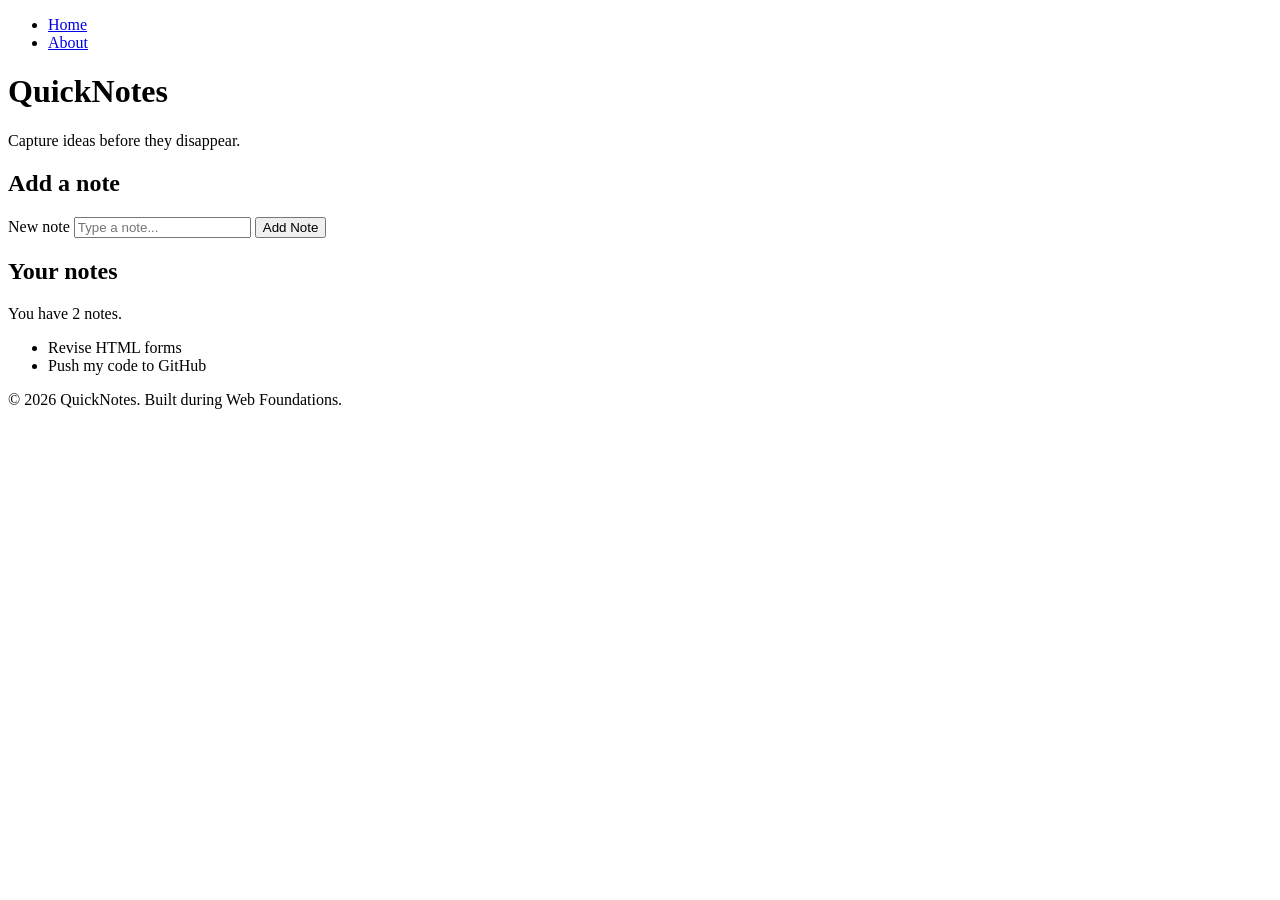
<file: day1/index.html>
<!DOCTYPE html>
<html lang="en">
  <head>
    <meta charset="UTF-8" />
    <meta name="viewport" content="width=device-width, initial-scale=1.0" />
    <title>QuickNotes</title>
  </head>
  <body>
    <header>
        <nav>
            <ul>
            <li><a href="index.html">Home</a></li>
            <li><a href="about.html">About</a></li>
            </ul>
        </nav>
      <h1>QuickNotes</h1>
      <p>Capture ideas before they disappear.</p>
    </header>
 
    <main>
      <section>
        <h2>Add a note</h2>
        <form id="note-form">
          <label for="note-input">New note</label>
          <input type="text" id="note-input" placeholder="Type a note..." />
          <button type="submit">Add Note</button>
        </form>
      </section>
 
      <section>
        <h2>Your notes</h2>
        <p id="note-count">You have 2 notes.</p>
        <ul id="notes-list">
          <li>Revise HTML forms</li>
          <li>Push my code to GitHub</li>
        </ul>
      </section>
    </main>
 
    <footer>
      <p>&copy; 2026 QuickNotes. Built during Web Foundations.</p>
    </footer>
  </body>
</html>
</file>
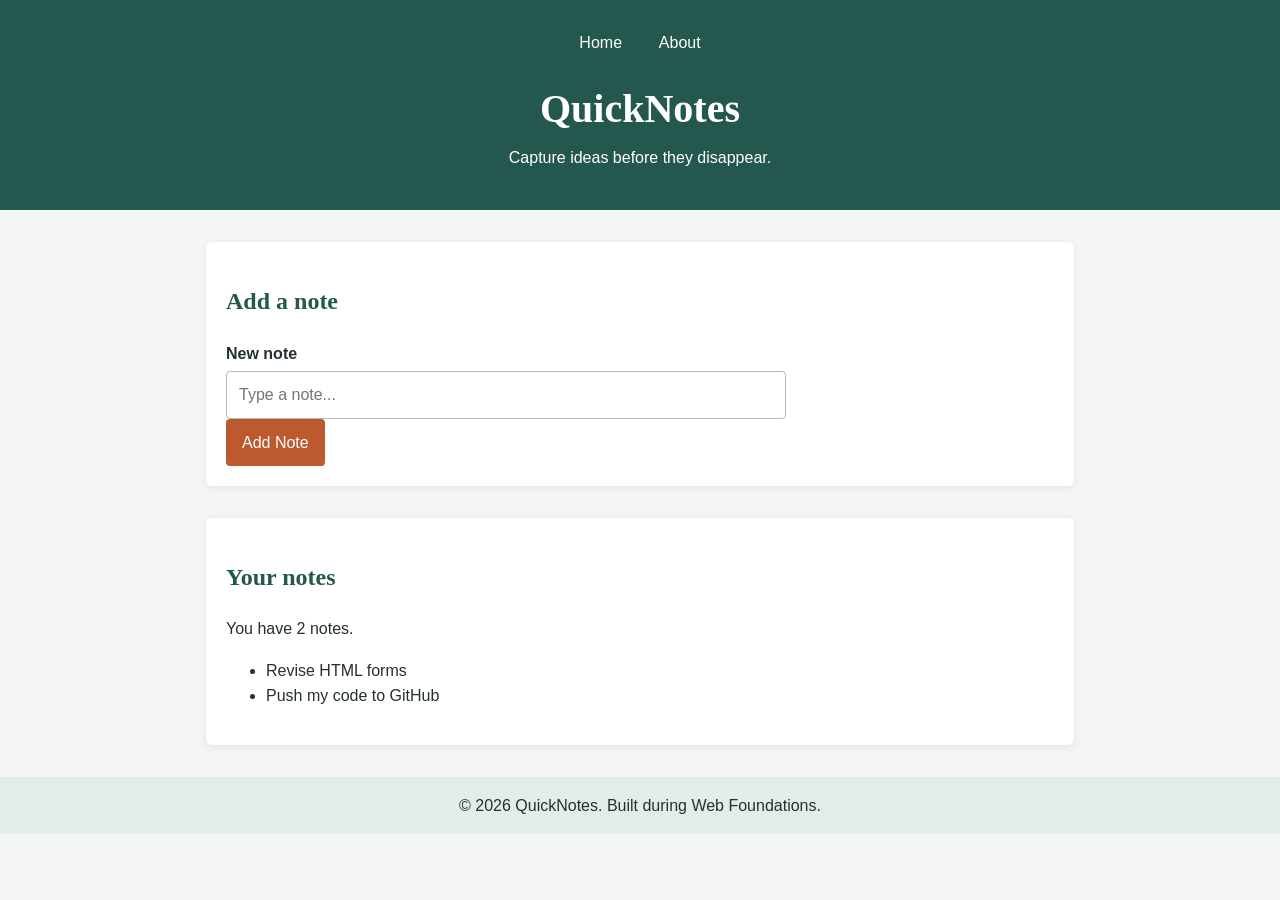
<file: day2/index.html>
<!DOCTYPE html>
<html lang="en">
  <head>
    <meta charset="UTF-8" />
    <meta name="viewport" content="width=device-width, initial-scale=1.0">
    <title>QuickNotes</title>
    <link rel="stylesheet" href="style.css">
  </head>
  <body>
    <header>
        <nav>
            <ul>
            <li><a href="index.html">Home</a></li>
            <li><a href="about.html">About</a></li>
            </ul>
        </nav>
      <h1>QuickNotes</h1>
      <p>Capture ideas before they disappear.</p>
    </header>
 
    <main>
      <section>
        <h2>Add a note</h2>
        <form id="note-form">
          <label for="note-input">New note</label>
          <input type="text" id="note-input" placeholder="Type a note..." />
          <button type="submit">Add Note</button>
        </form>
      </section>
 
      <section>
        <h2>Your notes</h2>
        <p id="note-count">You have 2 notes.</p>
        <ul id="notes-list">
          <li>Revise HTML forms</li>
          <li>Push my code to GitHub</li>
        </ul>
      </section>
    </main>
 
    <footer>
      <p>&copy; 2026 QuickNotes. Built during Web Foundations.</p>
    </footer>
  </body>
</html>
</file>
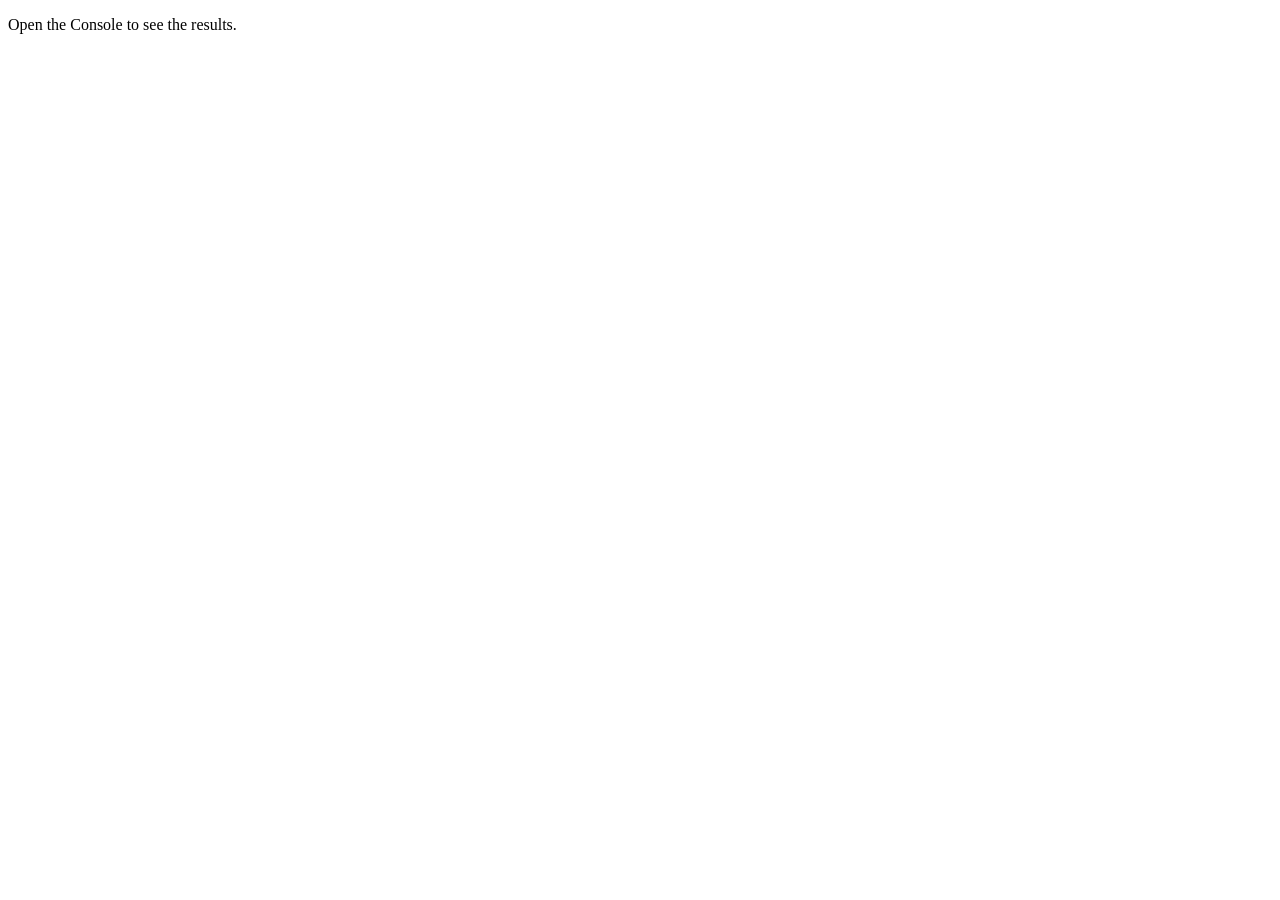
<file: day3/index.html>
<!DOCTYPE html>
<html lang="en">
<head>
    <meta charset="UTF-8">
    <meta name="viewport" content="width=device-width, initial-scale=1.0">
    <title>Notes Toolkit</title>
    <script src="script.js" defer></script>
</head>
<body>
    <p>Open the Console to see the results.</p>
</body>
</html>
</file>
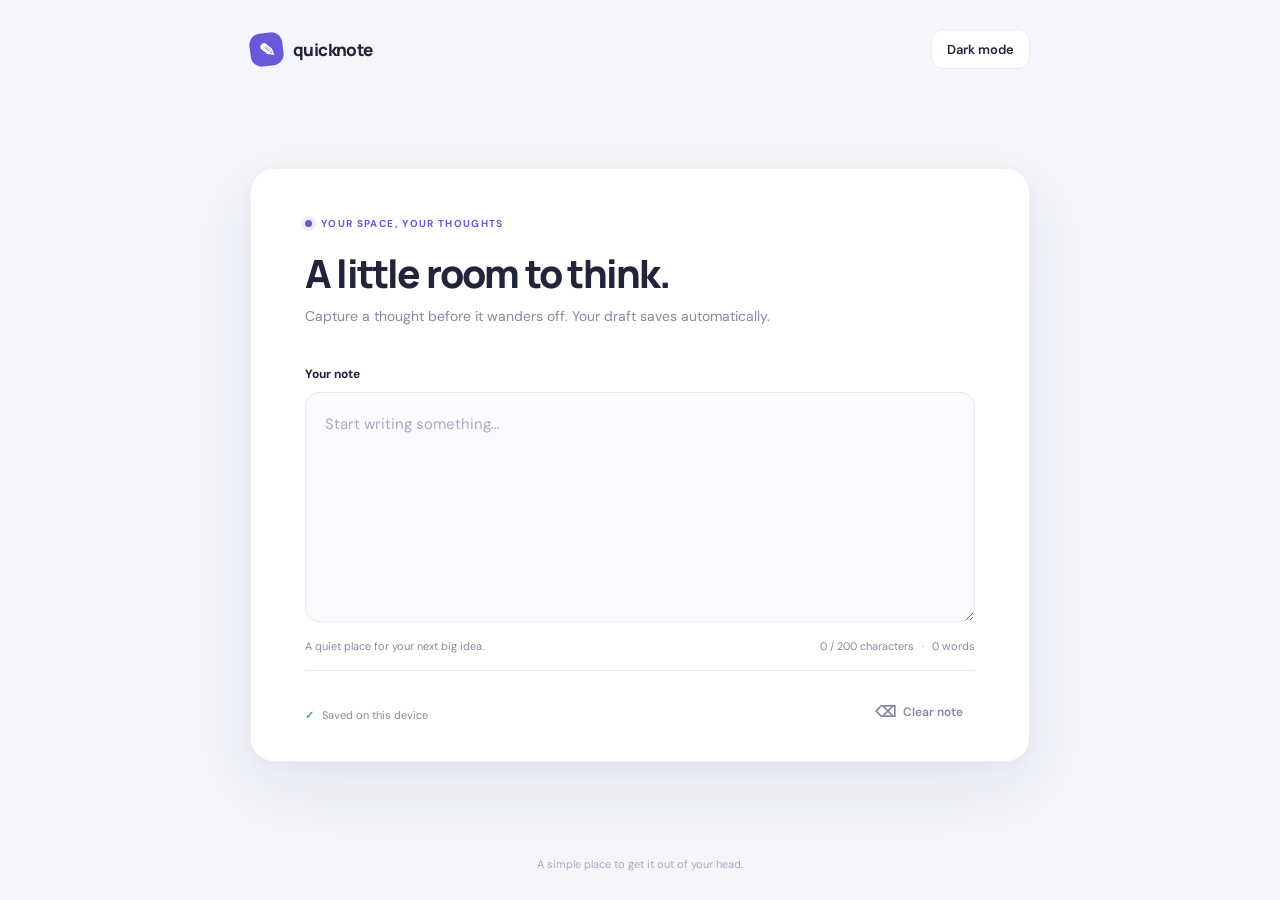
<file: day4/index.html>
<!DOCTYPE html>
<html lang="en">
<head>
  <meta charset="UTF-8">
  <meta name="viewport" content="width=device-width, initial-scale=1.0">
  <meta name="theme-color" content="#f4f6fb">
  <title>Quick Note</title>
  <link rel="stylesheet" href="style.css">
  <script src="script.js" defer></script>
</head>
<body>
  <main class="page-shell">
    <header class="topbar">
      <a class="wordmark" href="index.html" aria-label="Quick Note home"><span class="brand-icon" aria-hidden="true">✎</span> quicknote</a>
      <button class="theme-button" id="theme-toggle" type="button" aria-pressed="false">Dark mode</button>
    </header>

    <section class="note-card" aria-labelledby="page-title">
      <div class="eyebrow"><span class="status-dot" aria-hidden="true"></span> YOUR SPACE, YOUR THOUGHTS</div>
      <h1 id="page-title">A little room to think.</h1>
      <p class="intro">Capture a thought before it wanders off. Your draft saves automatically.</p>

      <label class="field-label" for="note-text">Your note</label>
      <textarea id="note-text" name="note" placeholder="Start writing something…" aria-describedby="writing-hint char-count word-count"></textarea>
      <div class="writing-meta">
        <span id="writing-hint">A quiet place for your next big idea.</span>
        <div class="counts" aria-live="polite" aria-atomic="true">
          <p id="char-count">0 / 200 characters</p>
          <span class="count-divider" aria-hidden="true">·</span>
          <p id="word-count">0 words</p>
        </div>
      </div>

      <div class="card-footer">
        <span class="saved-indicator"><span aria-hidden="true">✓</span> Saved on this device</span>
        <button class="clear-button" id="clear-btn" type="button"><span aria-hidden="true">⌫</span> Clear note</button>
      </div>
    </section>

    <footer class="page-footer">A simple place to get it out of your head.</footer>
  </main>
</body>
</html>
</file>
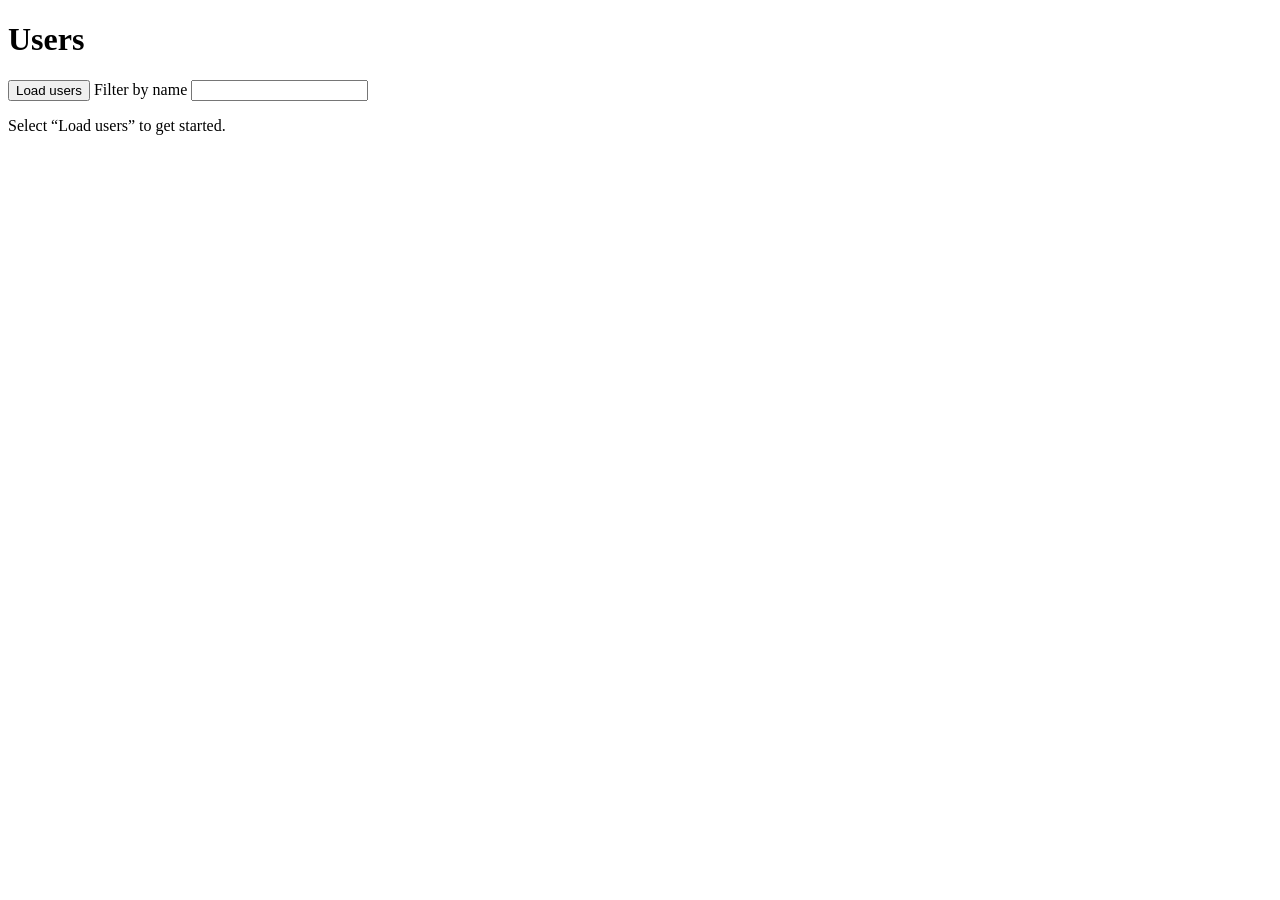
<file: day5/index.html>
<!DOCTYPE html>
<html lang="en">
<head>
	<meta charset="UTF-8">
	<meta name="viewport" content="width=device-width, initial-scale=1.0">
	<title>Load Users</title>
	<script src="users.js" defer></script>
</head>
<body>
	<main>
		<h1>Users</h1>
		<button id="load-users" type="button">Load users</button>

		<label for="filter-input">Filter by name</label>
		<input id="filter-input" name="filter" type="search">

		<p id="status" role="status" aria-live="polite">Select “Load users” to get started.</p>
		<ul id="users-list"></ul>
	</main>
</body>
</html>
</file>
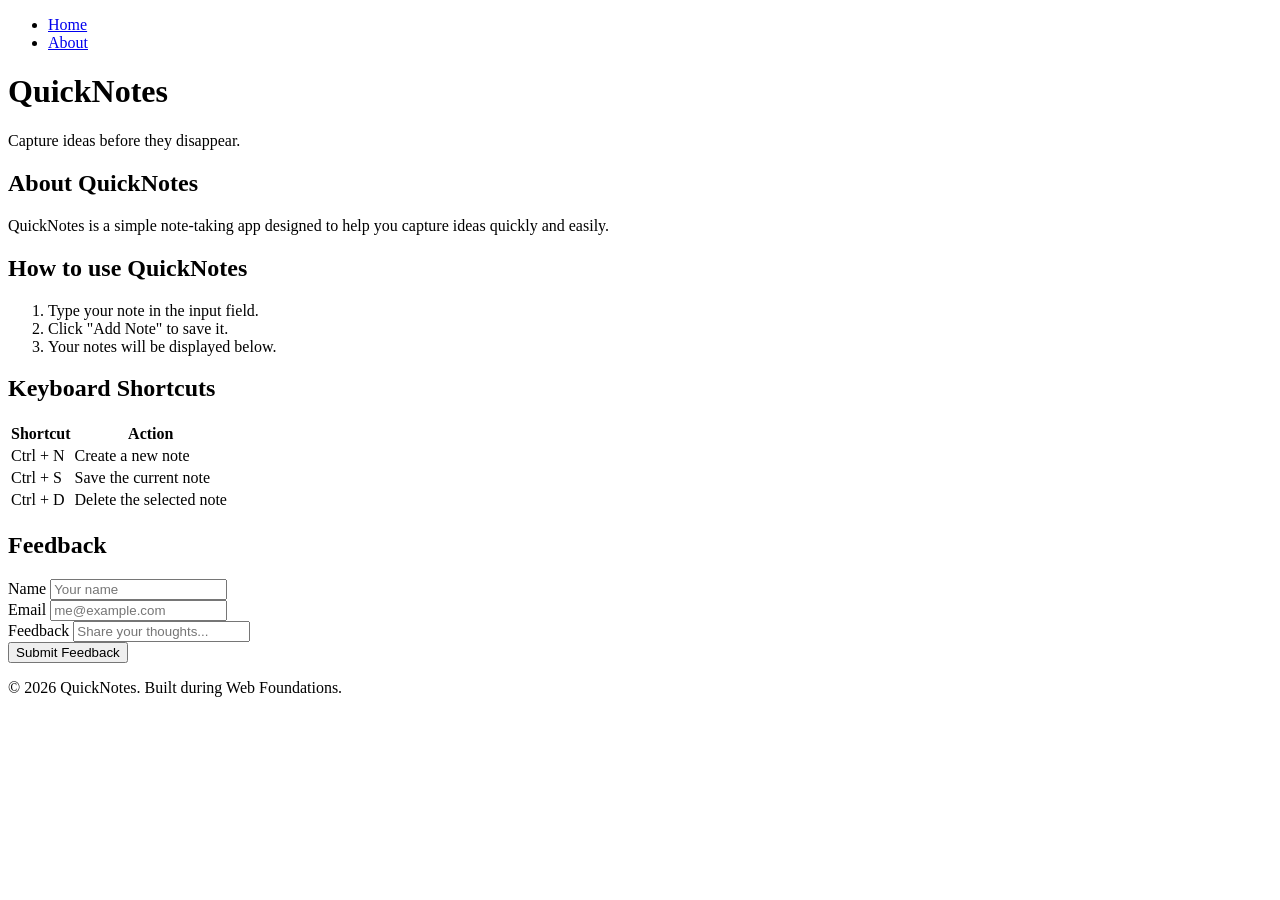
<file: day1/about.html>
<!DOCTYPE html>
<html lang="en">
  <head>
    <meta charset="UTF-8">
    <meta name="viewport" content="width=device-width, initial-scale=1.0">
    <title>QuickNotes</title>
  </head>
  <body>
    <header>
      <nav>
        <ul>
          <li><a href="index.html">Home</a></li>
          <li><a href="about.html">About</a></li>
        </ul>
      </nav>
      <h1>QuickNotes</h1>
      <p>Capture ideas before they disappear.</p>
    </header>

    <main>
      <section>
        <h2>About QuickNotes</h2>
        <p>QuickNotes is a simple note-taking app designed to help you capture ideas quickly and easily.</p>
      </section>

      <section>
        <h2>How to use QuickNotes</h2>
        <ol>
          <li>Type your note in the input field.</li>
          <li>Click "Add Note" to save it.</li>
          <li>Your notes will be displayed below.</li>
        </ol>
      </section>

      <section>
        <h2>Keyboard Shortcuts</h2>
        <table>
          <thead>
            <tr>
              <th>Shortcut</th>
              <th>Action</th>
            </tr>
          </thead>
          <tbody>
            <tr>
              <td>Ctrl + N</td>
              <td>Create a new note</td>
            </tr>
            <tr>
              <td>Ctrl + S</td>
              <td>Save the current note</td>
            </tr>
            <tr>
              <td>Ctrl + D</td>
              <td>Delete the selected note</td>
            </tr>
          </tbody>
        </table>
      </section>

      <section>
        <h2>Feedback</h2>
        <form id="feedback-form">
          <div>
            <label for="name">Name</label>
            <input type="text" id="name" name="name" placeholder="Your name" required>
          </div>
          <div>
            <label for="email">Email</label>
            <input type="email" id="email" name="email" placeholder="me@example.com" required>
          </div>
          <div>
            <label for="feedback-input">Feedback</label>
            <input type="text" id="feedback-input" name="feedback" placeholder="Share your thoughts..." required>
          </div>
          <button type="submit">Submit Feedback</button>
        </form>
      </section>
    </main>

    <footer>
      <p>&copy; 2026 QuickNotes. Built during Web Foundations.</p>
    </footer>
  </body>
</html>
</file>
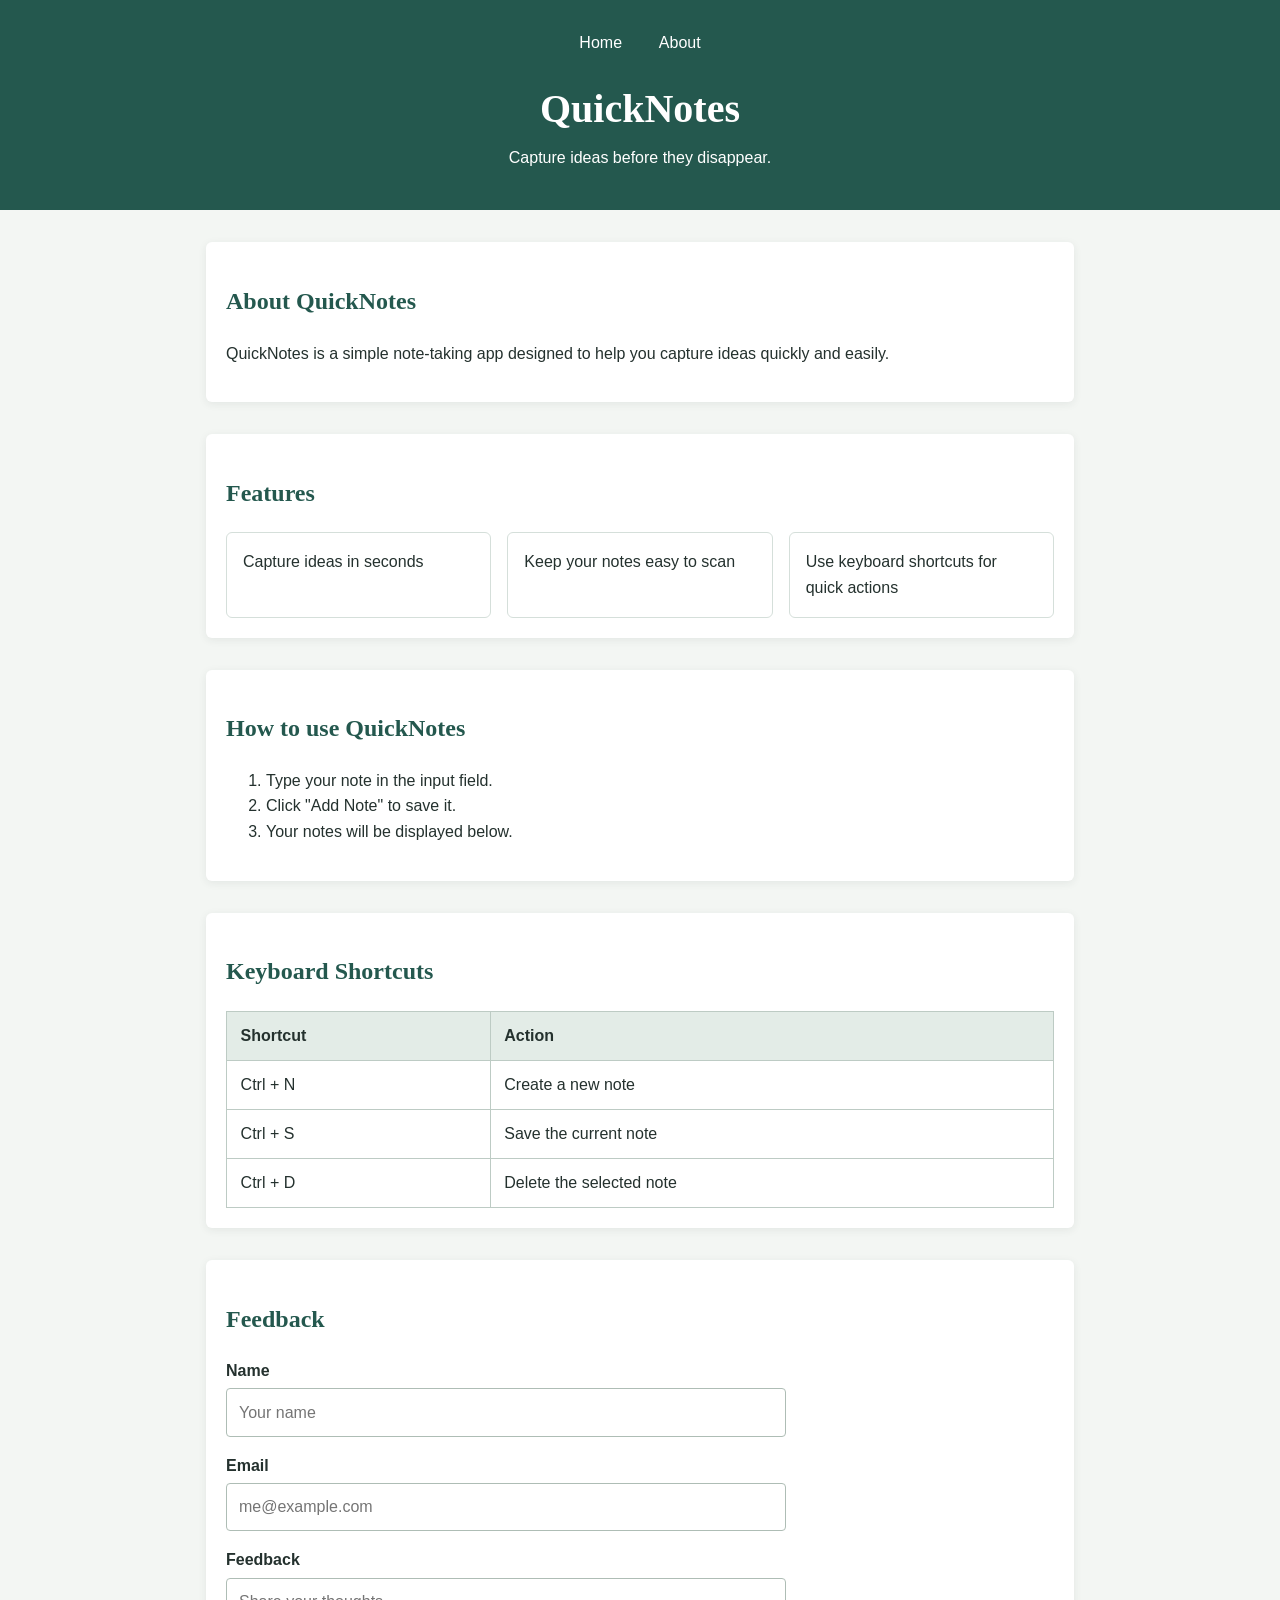
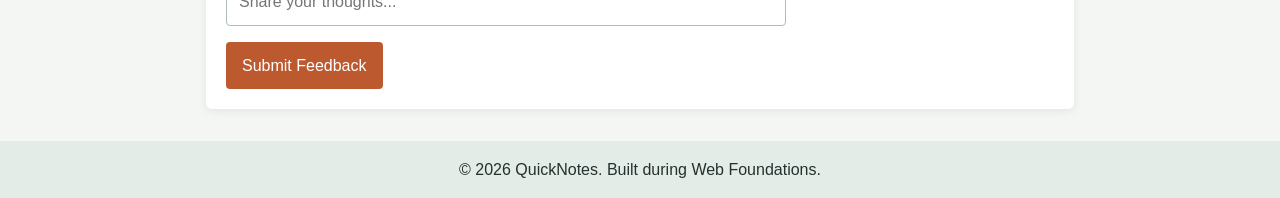
<file: day2/about.html>
<!DOCTYPE html>
<html lang="en">
  <head>
    <meta charset="UTF-8">
    <meta name="viewport" content="width=device-width, initial-scale=1.0">
    <title>QuickNotes</title>
    <link rel="stylesheet" href="style.css">
  </head>
  <body>
    <header>
      <nav>
        <ul>
          <li><a href="index.html">Home</a></li>
          <li><a href="about.html">About</a></li>
        </ul>
      </nav>
      <h1>QuickNotes</h1>
      <p>Capture ideas before they disappear.</p>
    </header>

    <main>
      <section>
        <h2>About QuickNotes</h2>
        <p>QuickNotes is a simple note-taking app designed to help you capture ideas quickly and easily.</p>
      </section>

      <section>
        <h2>Features</h2>
        <ul class="features">
          <li>Capture ideas in seconds</li>
          <li>Keep your notes easy to scan</li>
          <li>Use keyboard shortcuts for quick actions</li>
        </ul>
      </section>

      <section>
        <h2>How to use QuickNotes</h2>
        <ol>
          <li>Type your note in the input field.</li>
          <li>Click "Add Note" to save it.</li>
          <li>Your notes will be displayed below.</li>
        </ol>
      </section>

      <section>
        <h2>Keyboard Shortcuts</h2>
        <table>
          <thead>
            <tr>
              <th>Shortcut</th>
              <th>Action</th>
            </tr>
          </thead>
          <tbody>
            <tr>
              <td>Ctrl + N</td>
              <td>Create a new note</td>
            </tr>
            <tr>
              <td>Ctrl + S</td>
              <td>Save the current note</td>
            </tr>
            <tr>
              <td>Ctrl + D</td>
              <td>Delete the selected note</td>
            </tr>
          </tbody>
        </table>
      </section>

      <section>
        <h2>Feedback</h2>
        <form id="feedback-form">
          <div>
            <label for="name">Name</label>
            <input type="text" id="name" name="name" placeholder="Your name" required>
          </div>
          <div>
            <label for="email">Email</label>
            <input type="email" id="email" name="email" placeholder="me@example.com" required>
          </div>
          <div>
            <label for="feedback-input">Feedback</label>
            <input type="text" id="feedback-input" name="feedback" placeholder="Share your thoughts..." required>
          </div>
          <button type="submit">Submit Feedback</button>
        </form>
      </section>
    </main>

    <footer>
      <p>&copy; 2026 QuickNotes. Built during Web Foundations.</p>
    </footer>
  </body>
</html>
</file>
<file: day2/style.css>
* {
	box-sizing: border-box;
}

body {
	margin: 0;
	background: #f3f6f3;
	color: #24312e;
	font-family: "Segoe UI", sans-serif;
	line-height: 1.6;
}

header {
	padding: 1.5rem 1rem 2.5rem;
	background: #24584e;
	color: #fff;
	text-align: center;
}

header h1 {
	margin: 1rem 0 0;
	font-family: Georgia, serif;
	font-size: 2.5rem;
}

header p {
	margin: 0.25rem 0 0;
}

nav ul {
	display: flex;
	justify-content: center;
	gap: 16px;
	margin: 0;
	padding: 0;
	list-style: none;
}

nav a {
	display: inline-block;
	padding: 0.35rem 0.65rem;
	border-radius: 4px;
	color: #fff;
	text-decoration: none;
	transition: background-color 180ms ease, color 180ms ease;
}

nav a:hover,
nav a:focus-visible {
	background: #fff;
	color: #24584e;
}

main {
	width: 100%;
	max-width: 900px;
	margin: 2rem auto;
	padding: 0 1rem;
}

section {
	margin-bottom: 2rem;
	padding: 1.25rem;
	border-radius: 6px;
	background: #fff;
	box-shadow: 0 2px 8px rgb(36 49 46 / 8%);
}

h2 {
	color: #24584e;
	font-family: Georgia, serif;
}

.features {
	display: grid;
	grid-template-columns: repeat(auto-fit, minmax(180px, 1fr));
	gap: 1rem;
	margin: 0;
	padding: 0;
	list-style: none;
}

.features li {
	padding: 1rem;
	border: 1px solid #d5dfda;
	border-radius: 6px;
	background: #fff;
}

table {
	width: 100%;
	border-collapse: collapse;
	background: #fff;
}

th,
td {
	padding: 0.7rem 0.85rem;
	border: 1px solid #bdcbc4;
	text-align: left;
}

th {
	background: #e3ece7;
}

form {
	max-width: 560px;
}

form div {
	margin-bottom: 1rem;
}

label {
	display: block;
	margin-bottom: 0.3rem;
	font-weight: 600;
}

input {
	width: 100%;
	padding: 0.65rem 0.75rem;
	border: 1px solid #aebdb5;
	border-radius: 4px;
	background: #fff;
	color: inherit;
	font: inherit;
}

button {
	padding: 0.65rem 1rem;
	border: 0;
	border-radius: 4px;
	background: #bd592f;
	color: #fff;
	font: inherit;
	cursor: pointer;
	transition: background-color 180ms ease, transform 180ms ease;
}

button:hover,
button:focus-visible {
	background: #934222;
	transform: translateY(-1px);
}

footer {
	padding: 1rem;
	background: #e3ece7;
	text-align: center;
}

footer p {
	margin: 0;
}

@media (max-width: 600px) {
	header {
		padding: 1rem 0.75rem 1.5rem;
	}

	header h1 {
		font-size: 2rem;
	}

	main {
		margin: 1.25rem auto;
		padding: 0 0.625rem;
	}

	.features {
		grid-template-columns: 1fr;
	}

	th,
	td {
		padding: 0.55rem;
	}
}
</file>
<file: day4/style.css>
@import url('https://fonts.googleapis.com/css2?family=DM+Sans:wght@400;500;600;700&family=Manrope:wght@500;600;700;800&display=swap');

:root {
  color-scheme: light;
  --page: #f4f6fb;
  --surface: #ffffff;
  --text: #20253a;
  --muted: #858ba0;
  --soft: #a6acc0;
  --line: #e9ebf2;
  --accent: #6958d9;
  --accent-hover: #5948c7;
  --accent-soft: #f0edff;
  --field: #fafaff;
  --warning: #d97706;
  --over: #dc3545;
  --shadow: 0 24px 70px rgba(37, 43, 76, .09), 0 3px 12px rgba(37, 43, 76, .03);
}

body.dark {
  color-scheme: dark;
  --page: #151624;
  --surface: #202133;
  --text: #f0effa;
  --muted: #a5a5bd;
  --soft: #898aa5;
  --line: #34354b;
  --accent: #a194ff;
  --accent-hover: #b3a9ff;
  --accent-soft: #302d4b;
  --field: #191a2a;
  --warning: #f5a640;
  --over: #ff727e;
  --shadow: 0 24px 70px rgba(0, 0, 0, .23), 0 3px 12px rgba(0, 0, 0, .1);
}

* { box-sizing: border-box; }

body {
  min-height: 100vh;
  margin: 0;
  background: var(--page);
  color: var(--text);
  font-family: 'DM Sans', sans-serif;
  transition: background-color .25s ease, color .25s ease;
}

button, textarea { font: inherit; }
button { color: inherit; }

.page-shell {
  width: min(100% - 40px, 780px);
  min-height: 100vh;
  margin: 0 auto;
  display: flex;
  flex-direction: column;
}

.topbar {
  height: 98px;
  display: flex;
  align-items: center;
  justify-content: space-between;
}

.wordmark {
  display: inline-flex;
  align-items: center;
  gap: 10px;
  color: var(--text);
  font-family: 'Manrope', sans-serif;
  font-size: 17px;
  font-weight: 800;
  letter-spacing: -.6px;
  text-decoration: none;
}

.brand-icon {
  display: grid;
  width: 33px;
  height: 33px;
  place-items: center;
  border-radius: 11px;
  background: var(--accent);
  color: white;
  font-size: 19px;
  transform: rotate(-7deg);
}

.theme-button {
  min-height: 40px;
  padding: 0 15px;
  border: 1px solid var(--line);
  border-radius: 12px;
  background: var(--surface);
  color: var(--text);
  font-size: 13px;
  font-weight: 600;
  cursor: pointer;
  transition: border-color .2s ease, transform .2s ease, background-color .25s ease;
}

.theme-button:hover { border-color: var(--accent); transform: translateY(-1px); }

.note-card {
  width: 100%;
  margin: auto 0;
  padding: 48px 54px 30px;
  border: 1px solid color-mix(in srgb, var(--line) 75%, transparent);
  border-radius: 24px;
  background: var(--surface);
  box-shadow: var(--shadow);
  transition: background-color .25s ease, border-color .25s ease;
}

.eyebrow {
  display: flex;
  align-items: center;
  gap: 9px;
  color: var(--accent);
  font-size: 10px;
  font-weight: 700;
  letter-spacing: 1.35px;
}

.status-dot { width: 7px; height: 7px; border-radius: 50%; background: var(--accent); box-shadow: 0 0 0 4px var(--accent-soft); }

h1 {
  margin: 20px 0 8px;
  font-family: 'Manrope', sans-serif;
  font-size: clamp(30px, 5vw, 39px);
  font-weight: 800;
  letter-spacing: -1.8px;
  line-height: 1.2;
}

.intro { margin: 0; color: var(--muted); font-size: 14px; line-height: 1.7; }

.field-label { display: block; margin: 37px 0 10px; font-size: 12px; font-weight: 700; }

textarea {
  display: block;
  width: 100%;
  min-height: 230px;
  resize: vertical;
  padding: 18px 19px;
  border: 1px solid var(--line);
  border-radius: 14px;
  outline: none;
  background: var(--field);
  color: var(--text);
  font-size: 15px;
  line-height: 1.75;
  transition: border-color .2s ease, box-shadow .2s ease, background-color .25s ease;
}

textarea::placeholder { color: var(--soft); }
textarea:focus { border-color: var(--accent); box-shadow: 0 0 0 4px var(--accent-soft); }

.writing-meta {
  min-height: 48px;
  display: flex;
  align-items: center;
  justify-content: space-between;
  gap: 12px;
  color: var(--muted);
  font-size: 11px;
}

.counts { display: flex; align-items: center; gap: 8px; white-space: nowrap; }
.counts p { margin: 0; }
#char-count { color: var(--muted); }
#char-count.warning { color: var(--warning); }
#char-count.over { color: var(--over); font-weight: 700; }
.count-divider { color: var(--soft); }

.card-footer {
  min-height: 61px;
  display: flex;
  align-items: end;
  justify-content: space-between;
  gap: 12px;
  border-top: 1px solid var(--line);
}

.saved-indicator { padding-bottom: 9px; color: var(--muted); font-size: 11px; }
.saved-indicator span { margin-right: 5px; color: #49a982; font-weight: 700; }

.clear-button {
  display: inline-flex;
  align-items: center;
  gap: 7px;
  padding: 9px 12px;
  border: 0;
  border-radius: 10px;
  background: transparent;
  color: var(--muted);
  font-size: 12px;
  font-weight: 600;
  cursor: pointer;
  transition: color .2s ease, background-color .2s ease;
}

.clear-button:hover { background: var(--accent-soft); color: var(--accent); }
.clear-button span { font-size: 15px; }

.page-footer { padding: 25px 0 29px; color: var(--soft); text-align: center; font-size: 11px; }

@media (max-width: 600px) {
  .page-shell { width: min(100% - 28px, 780px); }
  .topbar { height: 78px; }
  .note-card { padding: 34px 23px 22px; border-radius: 19px; }
  h1 { letter-spacing: -1.2px; }
  .field-label { margin-top: 30px; }
  textarea { min-height: 210px; }
  .writing-meta { align-items: flex-start; flex-direction: column; padding: 12px 0; }
  .counts { align-self: flex-end; }
}
</file>
